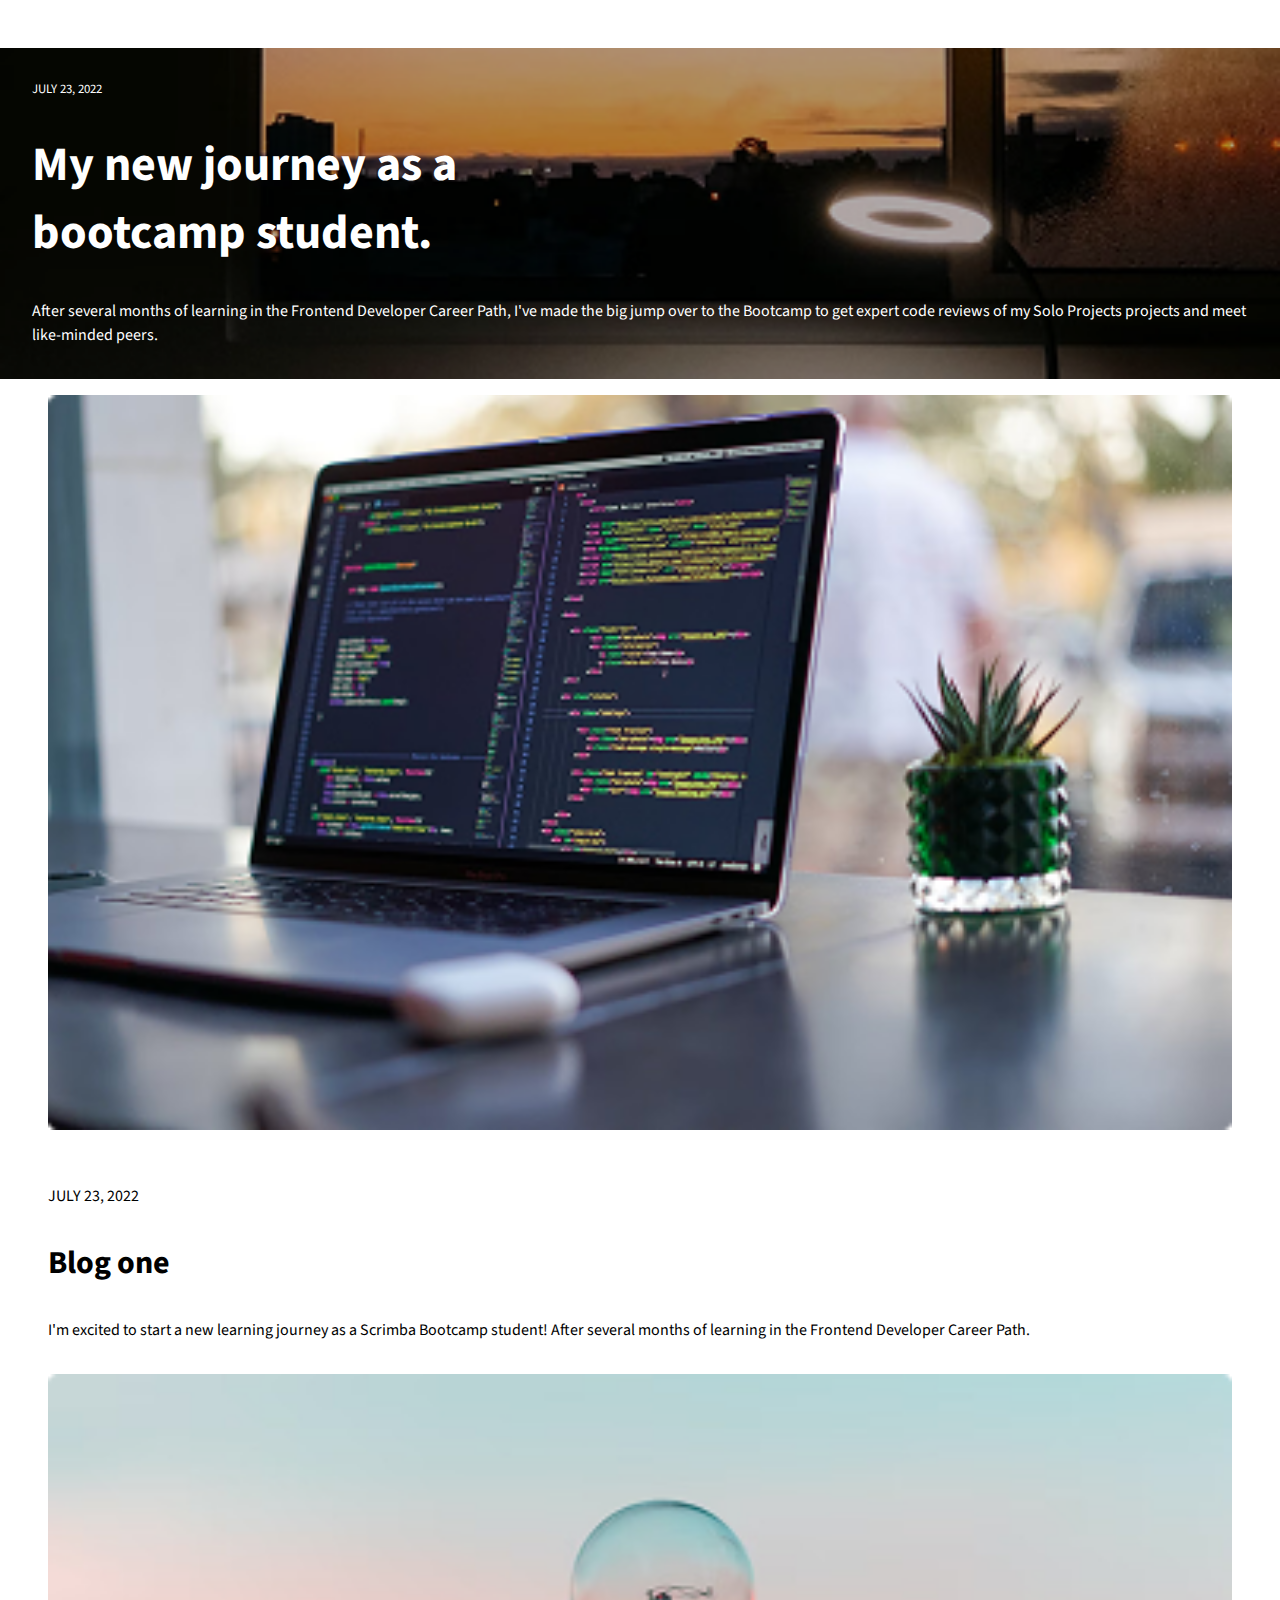
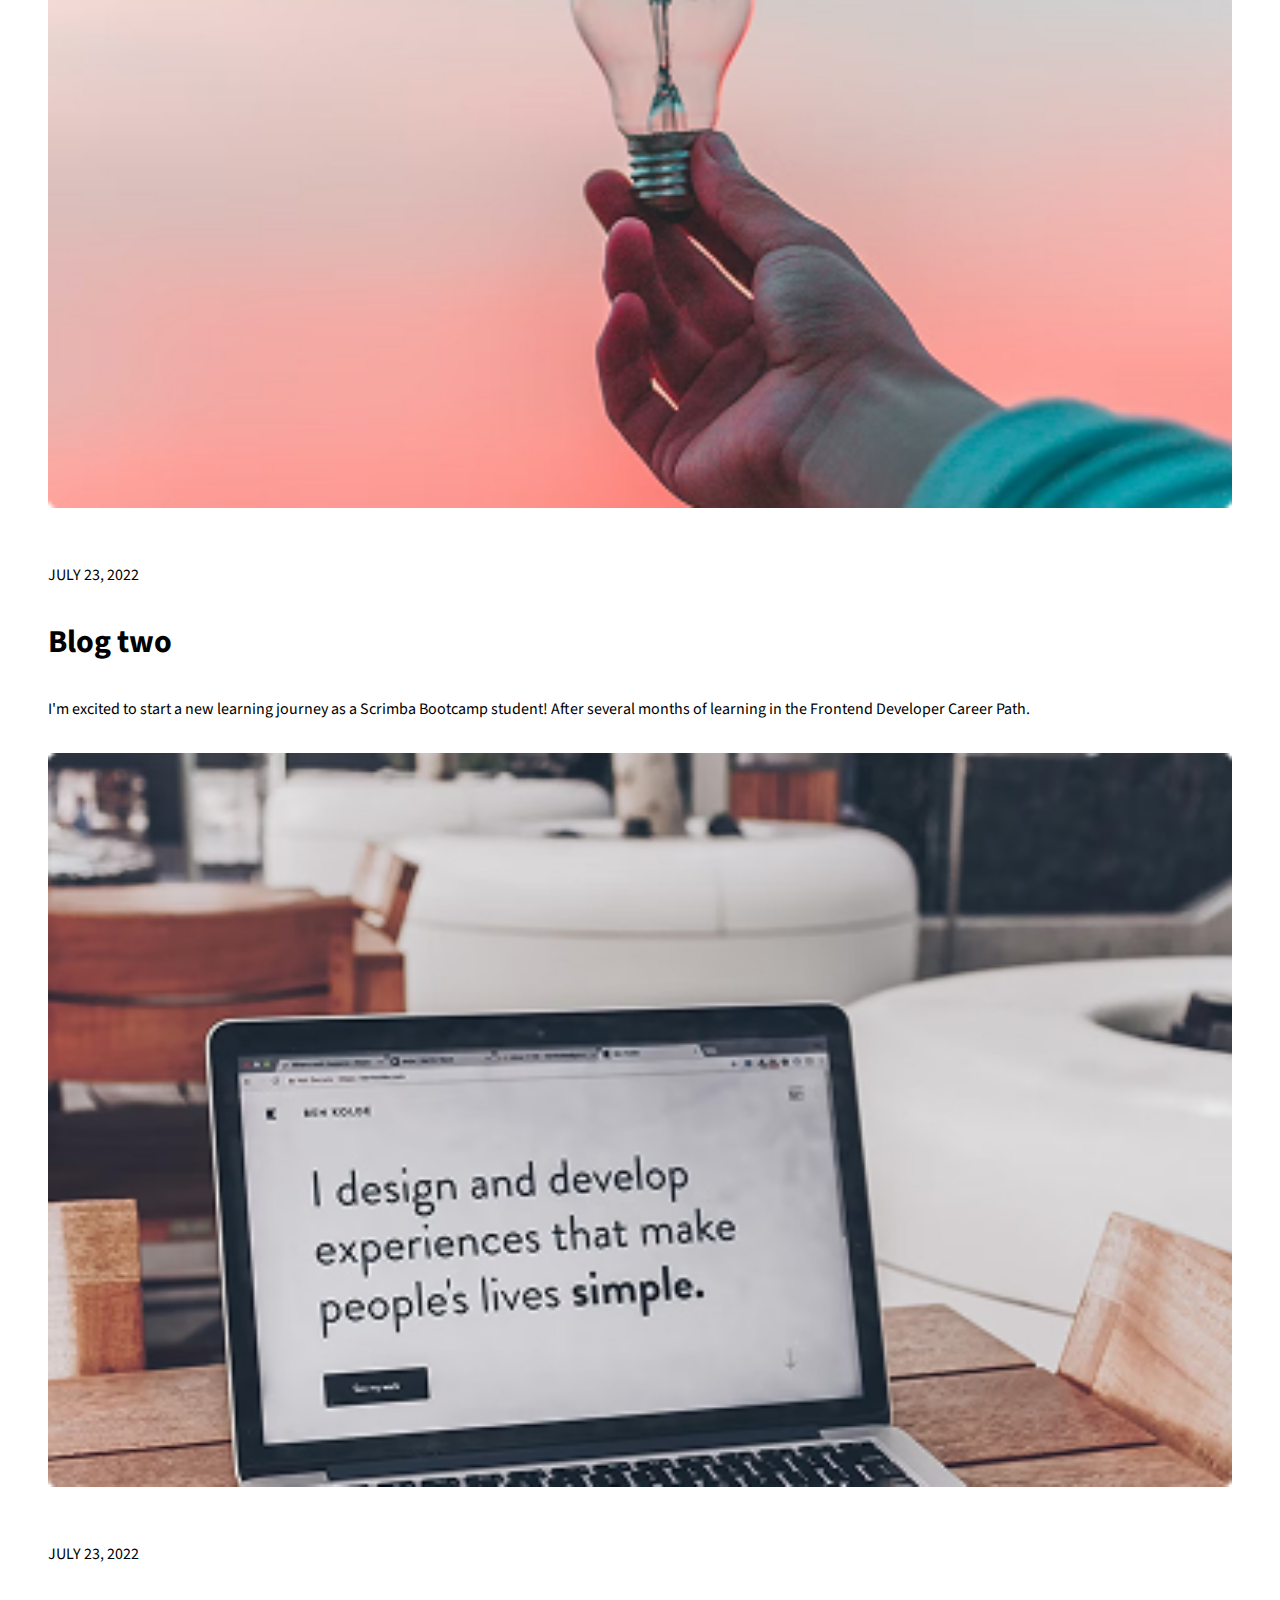
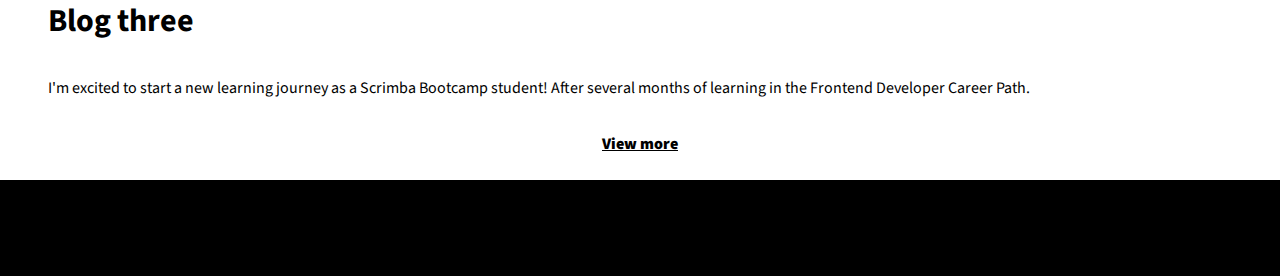
<file: index.html>
<!DOCTYPE html>
<htm>
    <head>
        <title>JOURNAL</title>
        <link href="style.css" rel="stylesheet">
        <link rel="preconnect" href="https://fonts.googleapis.com">
        <link rel="preconnect" href="https://fonts.gstatic.com" crossorigin>
        <link href="https://fonts.googleapis.com/css2?family=Source+Sans+3:ital,wght@0,200..900;1,200..900&display=swap" rel="stylesheet">
    </head>
    <body>
        <header></header>
        <main>
            <div class="head-article headart">
                <p class="head-date">JULY 23, 2022</p>
                <h1>My new journey as a <br>bootcamp student.</h1>
                <p>
                    After several months of learning in the Frontend Developer Career Path, 
                    I've made the big jump over to the Bootcamp to get expert code reviews 
                    of my Solo Projects projects and meet like-minded peers.
                </p>
            </div>

            <div class="grid-item blog1">
                <img src="img/article-image-03.png">
                <p class="article-date">JULY 23, 2022</p>
                <h2>Blog one</h2>
                <p>
                    I'm excited to start a new learning journey as a Scrimba Bootcamp student! 
                    After several months of learning in the Frontend Developer Career Path.
                </p>
            </div>

            <div class="grid-item blog2">
                <img src="img/article-image-02.png">
                <p class="article-date">JULY 23, 2022</p>
                <h2>Blog two</h2>
                <p>
                    I'm excited to start a new learning journey as a Scrimba Bootcamp student! 
                    After several months of learning in the Frontend Developer Career Path.
                </p>
            </div>

            <div class="grid-item blog3">
                <img src="img/article-image-01.png">
                <p class="article-date">JULY 23, 2022</p>
                <h2>Blog three</h2>
                <p>
                    I'm excited to start a new learning journey as a Scrimba Bootcamp student! 
                    After several months of learning in the Frontend Developer Career Path.
                </p>
            </div>

            <p class="view-more" id="view-more">View more</p>

            <div class="grid-item blog4 hidden">
                <img src="img/blog-image-03.png">
                <p class="article-date">JULY 23, 2022</p>
                <h2>Blog four</h2>
                <p>
                    I'm excited to start a new learning journey as a Scrimba Bootcamp student! 
                    After several months of learning in the Frontend Developer Career Path.
                </p>
            </div>

            <div class="grid-item blog5 hidden">
                <img src="img/blog-image-01.png">
                <p class="article-date">JULY 23, 2022</p>
                <h2>Blog five</h2>
                <p>
                    I'm excited to start a new learning journey as a Scrimba Bootcamp student! 
                    After several months of learning in the Frontend Developer Career Path.
                </p>
            </div>

        </main>
        <footer></footer>
    </body>
</htm>
</file>
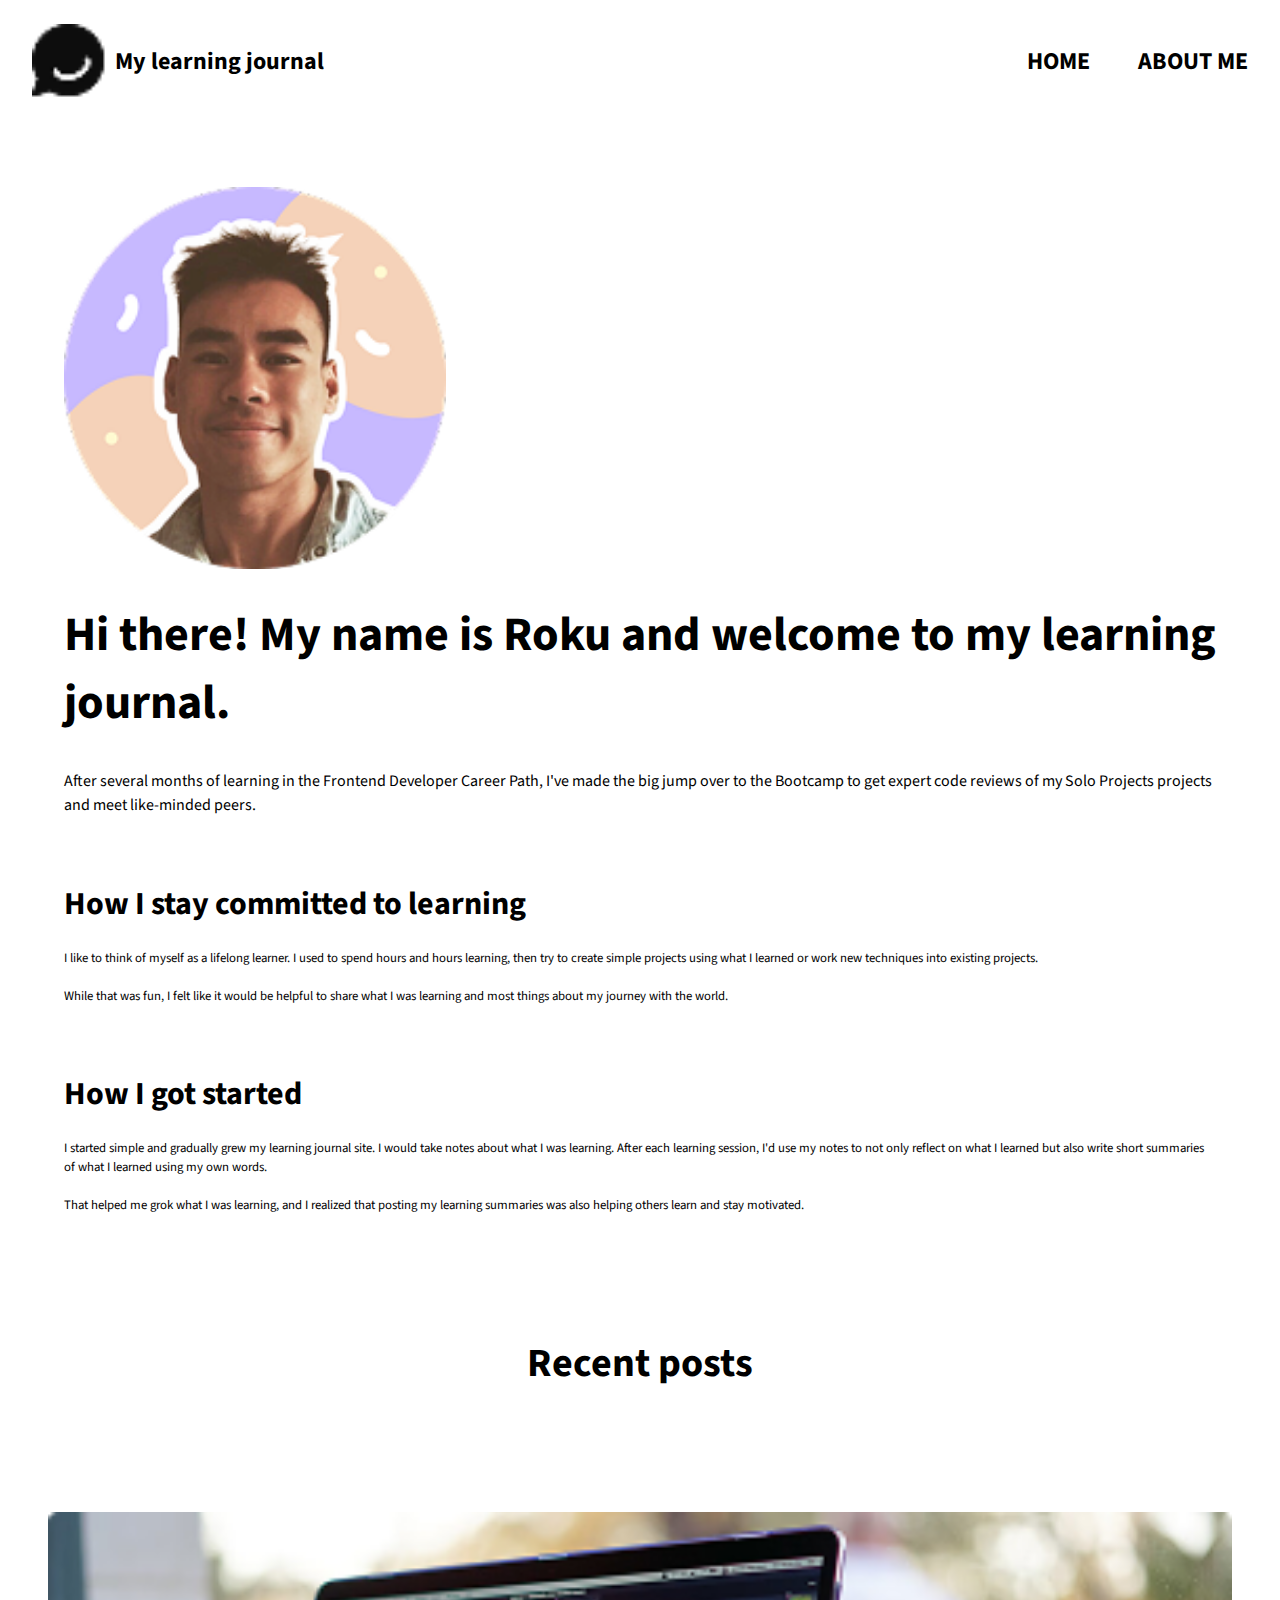
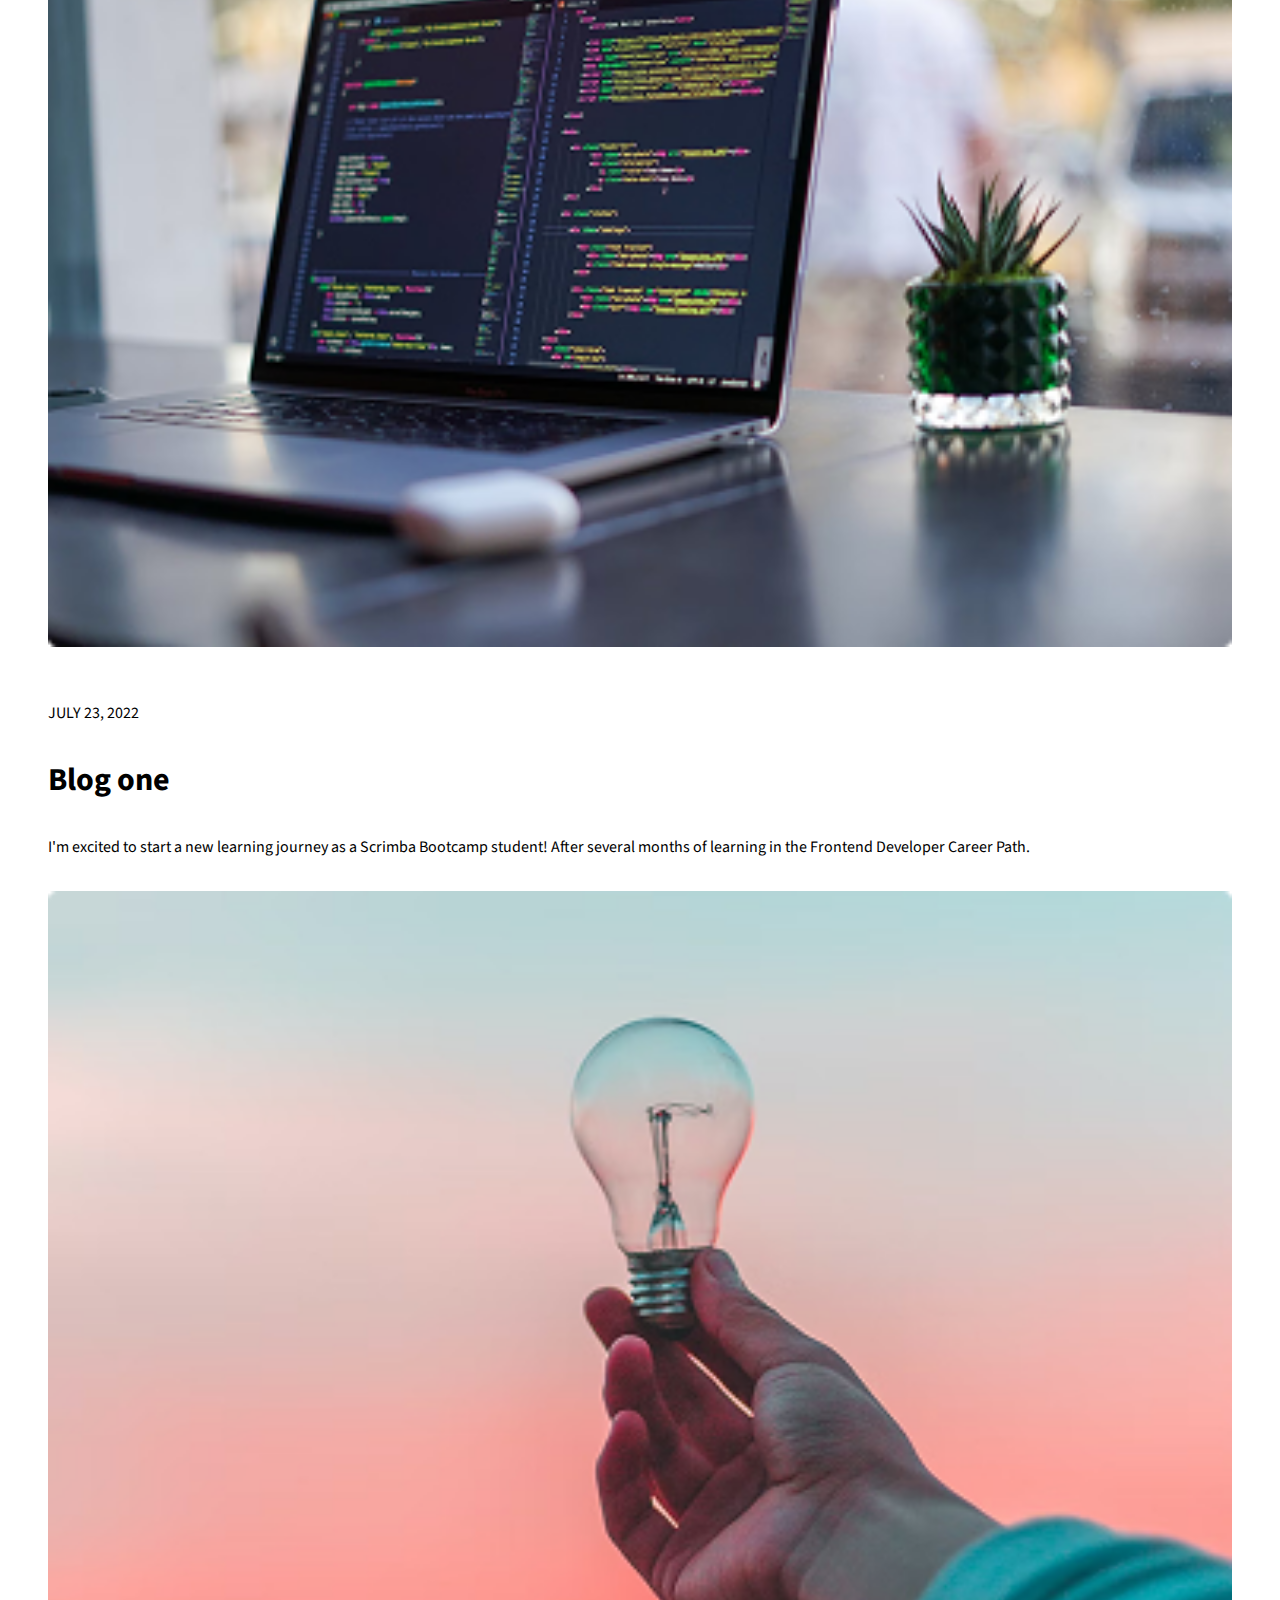
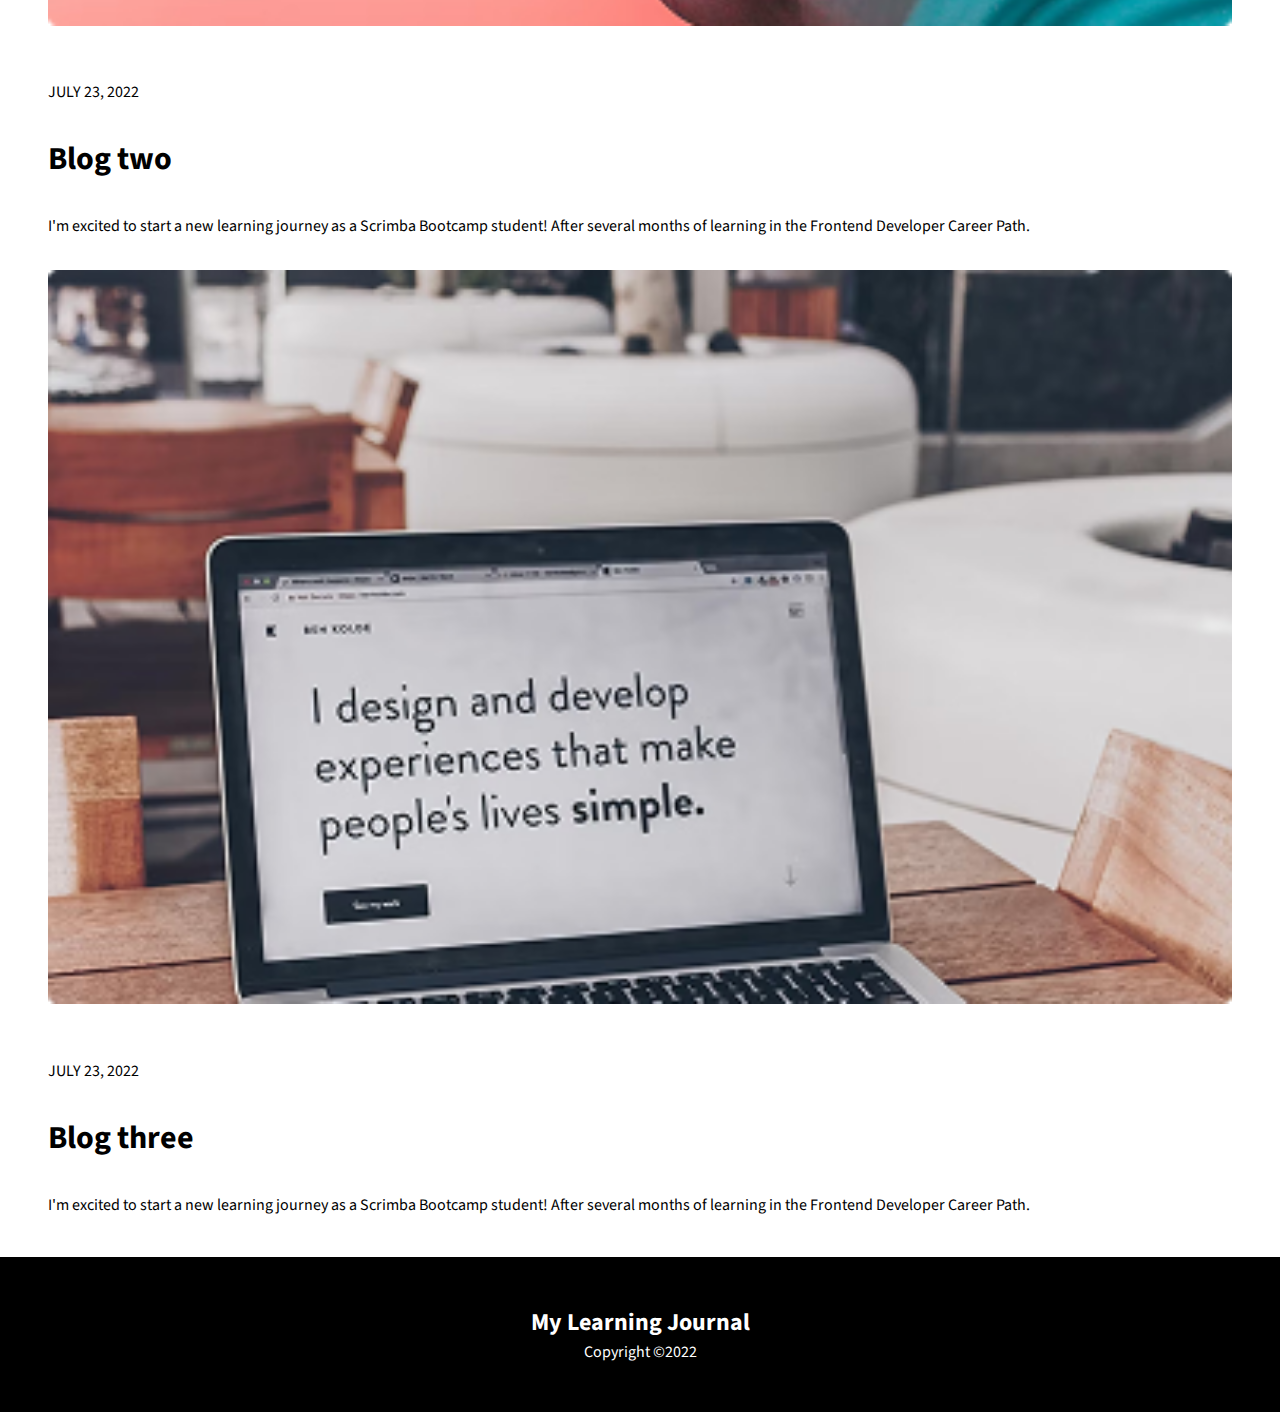
<file: aboutMe.html>
<!DOCTYPE html>
<htm>
    <head>
        <title>JOURNAL</title>
        <link href="style.css" rel="stylesheet">
        <link rel="preconnect" href="https://fonts.googleapis.com">
        <link rel="preconnect" href="https://fonts.gstatic.com" crossorigin>
        <link href="https://fonts.googleapis.com/css2?family=Source+Sans+3:ital,wght@0,200..900;1,200..900&display=swap" rel="stylesheet">
    </head>
    <body>

        <header>
            <a href="index.html">
                <div class="logo-section">
                    <img src="img/image 17 (1).png">
                    <h4>My learning journal</h4>
                </div>
            </a>
            <div class="nav-section">
                <nav>
                    <a href="index.html"><h4>HOME</h4></a>
                    <a href="aboutMe.html"><h4>ABOUT ME</h4></a>
                </nav>
            </div>
        </header>

        <main>

             <div class="main-content">
                <img src="img/image 18.png" class="my-photo">
                <h1>Hi there! My name is Roku and welcome to my learning journal.</h1>
                <p>
                    After several months of learning in the Frontend Developer Career Path, 
                    I've made the big jump over to the Bootcamp to get expert code reviews 
                    of my Solo Projects projects and meet like-minded peers.
                </p>
            </div>

            <section class="how">
                <article>
                    <h2>How I stay committed to learning</h2>
                    <br>
                    <p>
                        I like to think of myself as a lifelong learner. I used to spend hours and hours learning, 
                        then try to create simple projects using what I learned or work new techniques into existing projects.
                        <br><br>
                        While that was fun, I felt like it would be helpful to share what I was learning and most things about 
                        my journey with the world.
                    </p>
                </article>
            </section>

            <section class="how">
                <article>
                    <h2>How I got started</h2>
                    <br>
                    <p>
                       I started simple and gradually grew my learning journal site. 
                       I would take notes about what I was learning. After each learning session, 
                       I'd use my notes to not only reflect on what I learned but also write short summaries of what 
                       I learned using my own words.
                       <br><br>
                       That helped me grok what I was learning, and I realized that posting my 
                       learning summaries was also helping others learn and stay motivated.
                    </p>
                </article>
            </section>

            <h3 class="recent-posts">Recent posts</h3>

            <div class="grid-item blog1">
                <img src="img/article-image-03.png">
                <p class="article-date">JULY 23, 2022</p>
                <h2>Blog one</h2>
                <p>
                    I'm excited to start a new learning journey as a Scrimba Bootcamp student! 
                    After several months of learning in the Frontend Developer Career Path.
                </p>
            </div>

            <div class="grid-item blog2">
                <img src="img/article-image-02.png">
                <p class="article-date">JULY 23, 2022</p>
                <h2>Blog two</h2>
                <p>
                    I'm excited to start a new learning journey as a Scrimba Bootcamp student! 
                    After several months of learning in the Frontend Developer Career Path.
                </p>
            </div>

            <div class="grid-item blog3">
                <img src="img/article-image-01.png">
                <p class="article-date">JULY 23, 2022</p>
                <h2>Blog three</h2>
                <p>
                    I'm excited to start a new learning journey as a Scrimba Bootcamp student! 
                    After several months of learning in the Frontend Developer Career Path.
                </p>
            </div>

        </main>

        <footer class="footer">
            <h4>My Learning Journal</h4>
            <p>Copyright ©2022</p>
        </footer>
        <script src="script.js"></script>
    </body>
</html>
</file>
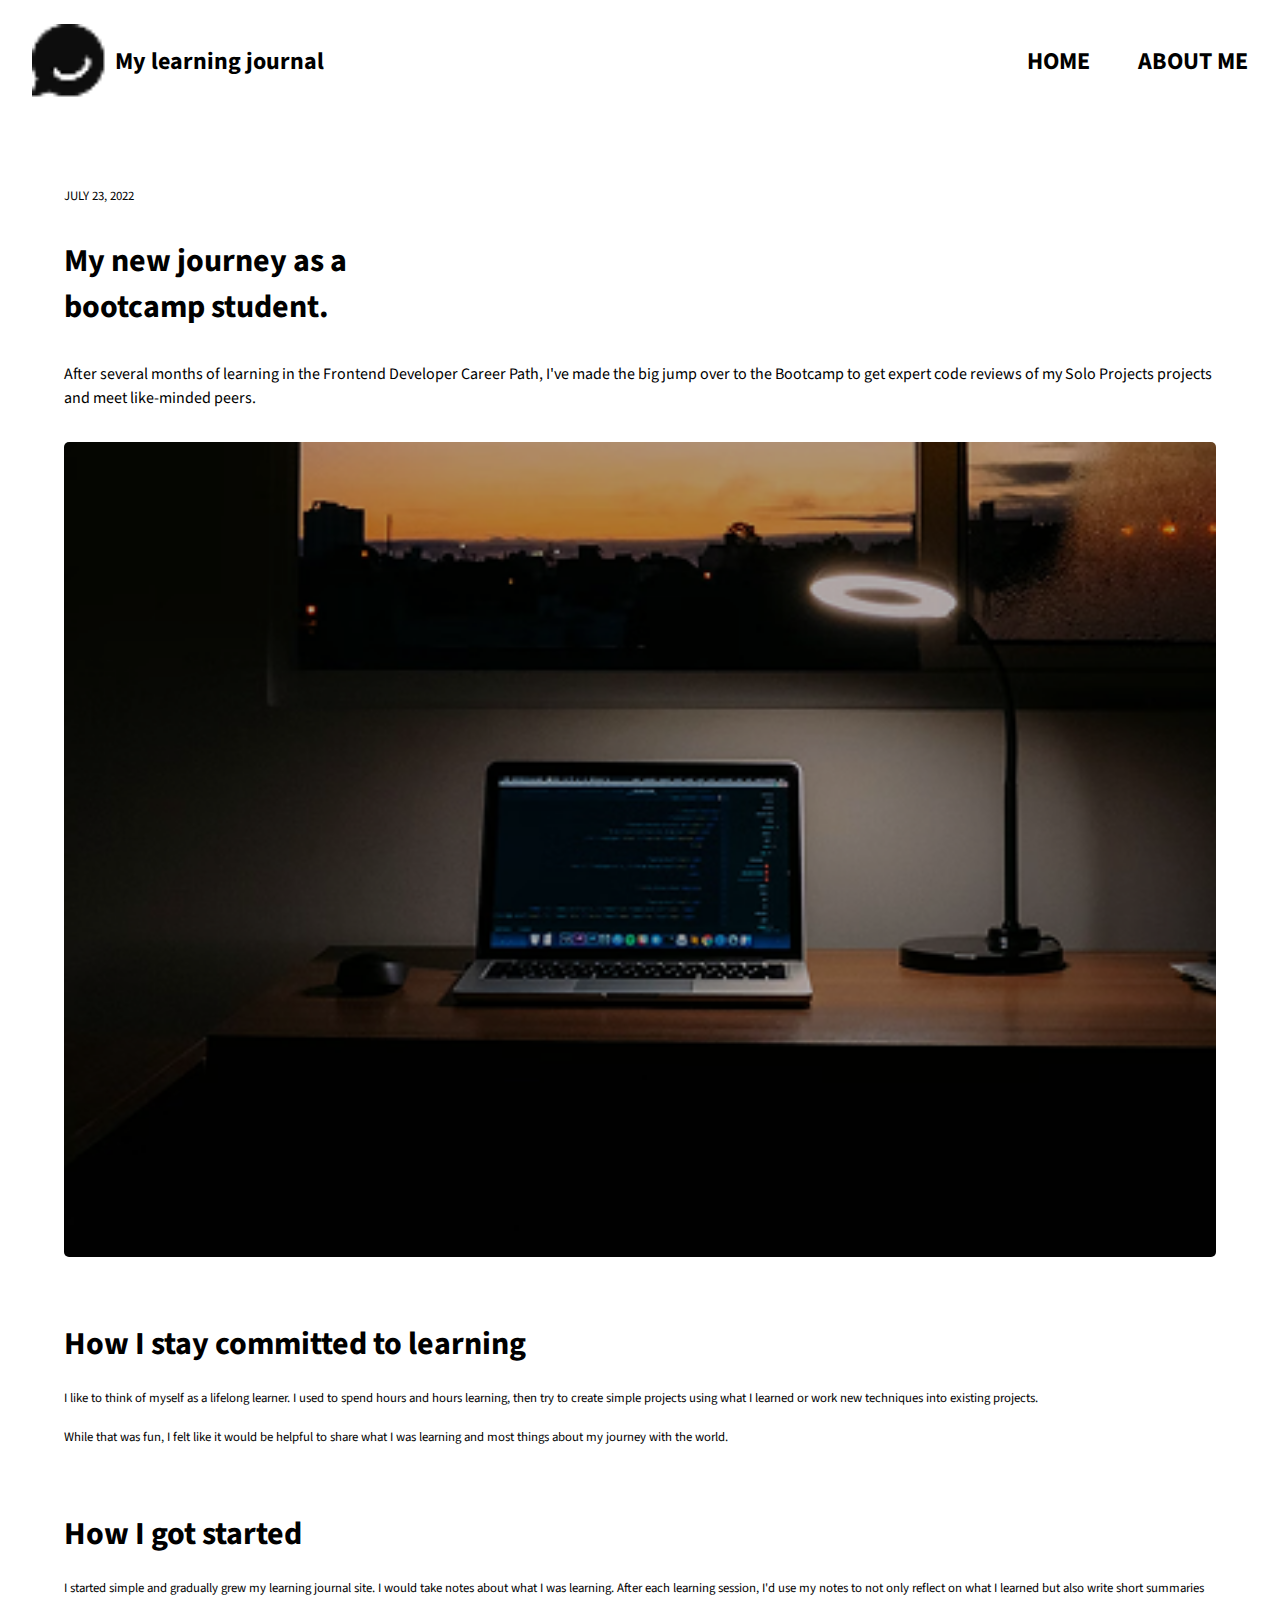
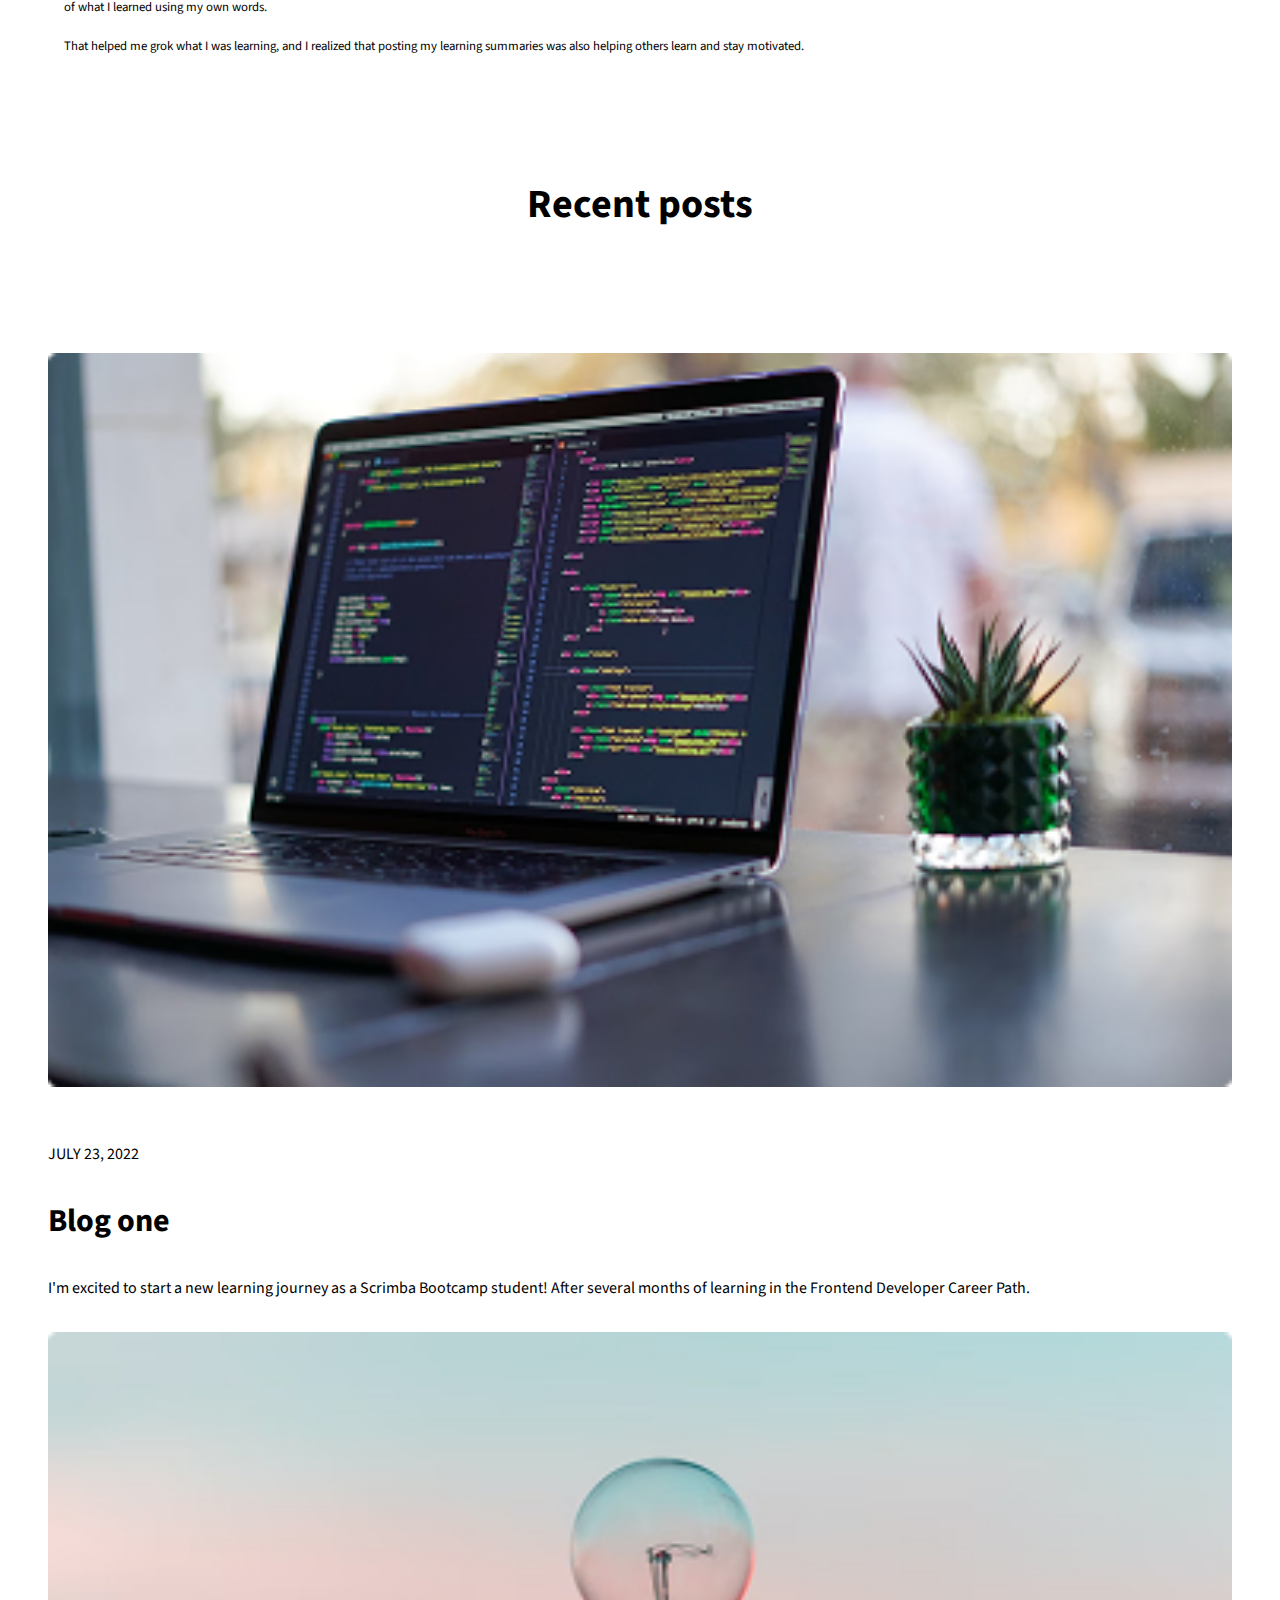
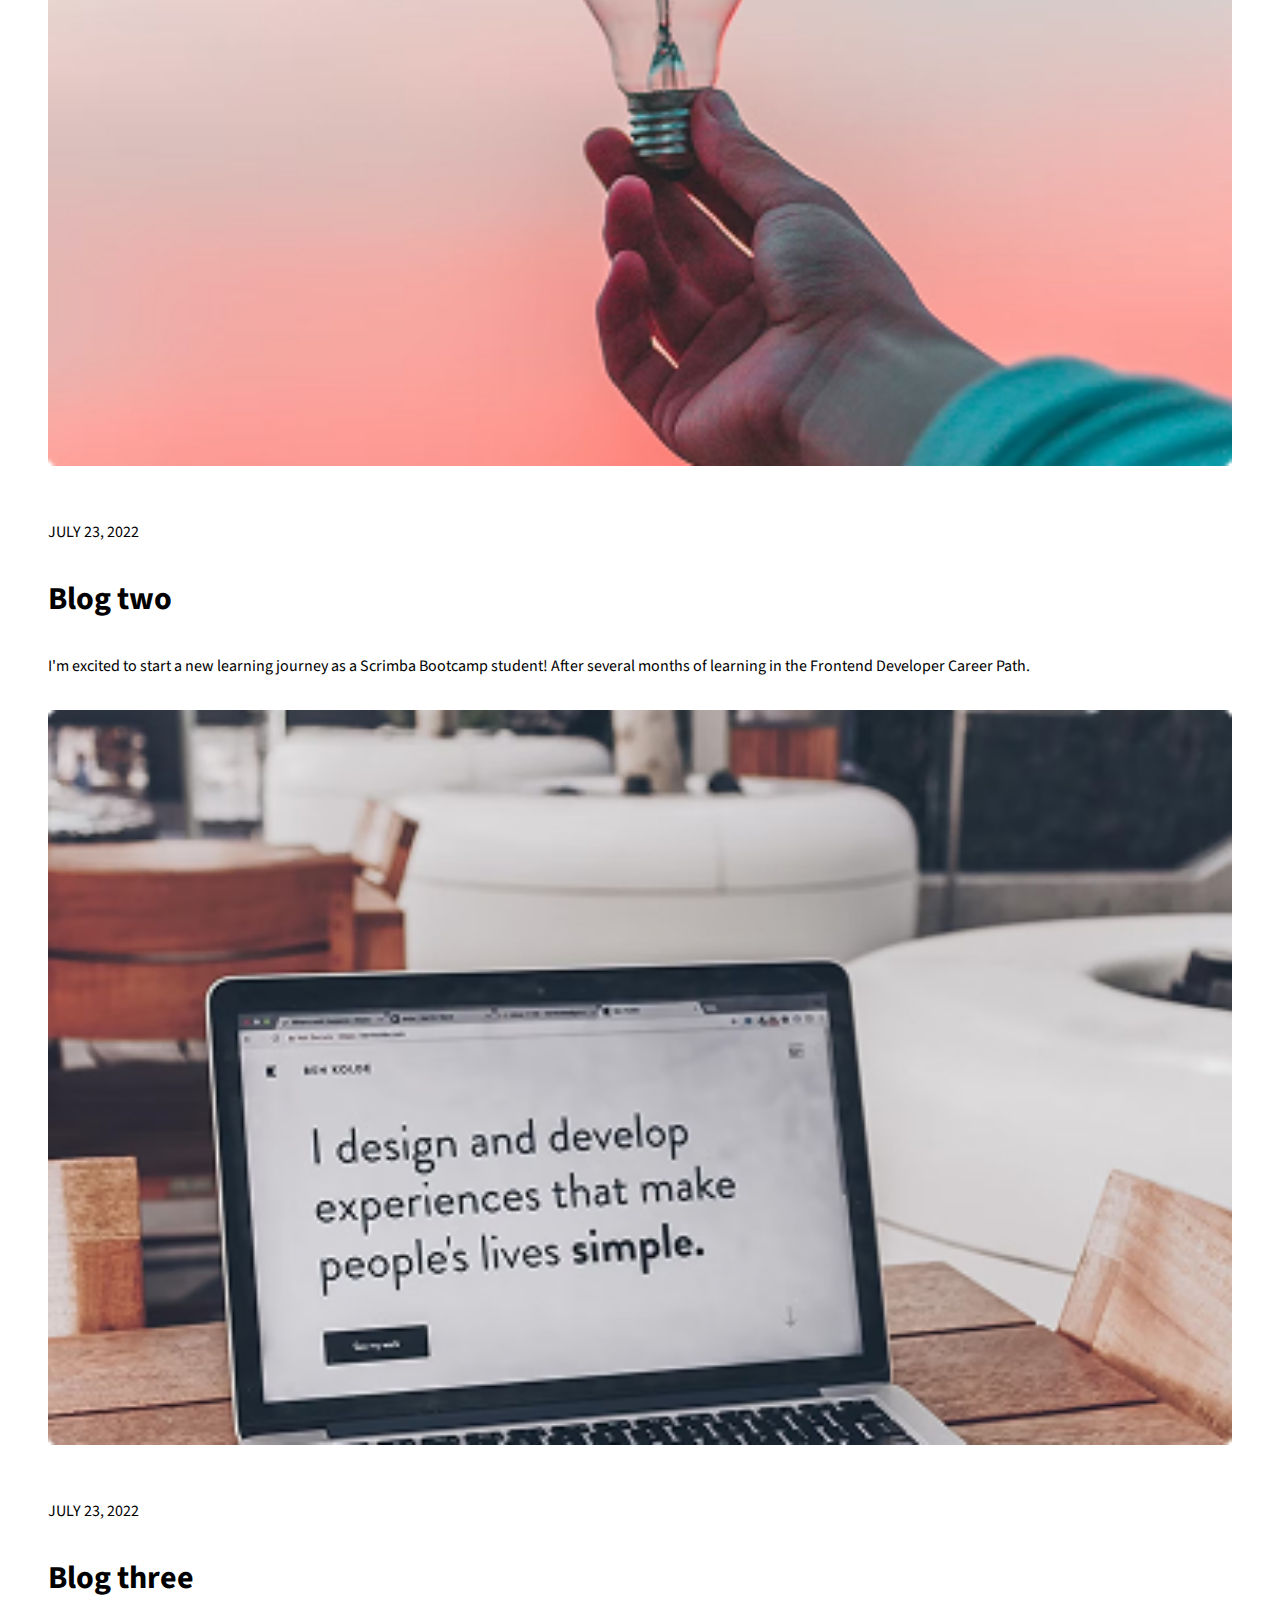
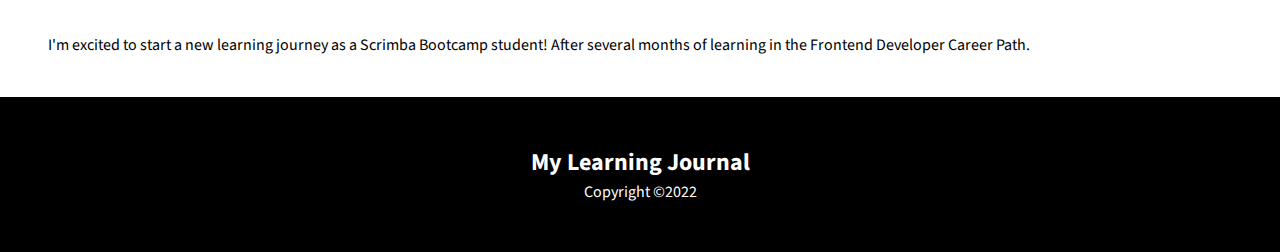
<file: headArticle.html>
<!DOCTYPE html>
<htm>
    <head>
        <title>JOURNAL</title>
        <link href="style.css" rel="stylesheet">
        <link rel="preconnect" href="https://fonts.googleapis.com">
        <link rel="preconnect" href="https://fonts.gstatic.com" crossorigin>
        <link href="https://fonts.googleapis.com/css2?family=Source+Sans+3:ital,wght@0,200..900;1,200..900&display=swap" rel="stylesheet">
    </head>
    <body>

        <header>
            <a href="index.html">
                <div class="logo-section">
                    <img src="img/image 17 (1).png">
                    <h4>My learning journal</h4>
                </div>
            </a>
            <div class="nav-section">
                <nav>
                    <a href="index.html"><h4>HOME</h4></a>
                    <a href="aboutMe.html"><h4>ABOUT ME</h4></a>
                </nav>
            </div>
        </header>

        <main>

            <div class="main-content">
                <p class="head-date">JULY 23, 2022</p>
                <h2>My new journey as a <br>bootcamp student.</h2>
                <p>
                    After several months of learning in the Frontend Developer Career Path, 
                    I've made the big jump over to the Bootcamp to get expert code reviews 
                    of my Solo Projects projects and meet like-minded peers.
                </p>
                <img src="img/article-image-hero.png">
            </div>

            <section class="how">
                <article>
                    <h2>How I stay committed to learning</h2>
                    <br>
                    <p>
                        I like to think of myself as a lifelong learner. I used to spend hours and hours learning, 
                        then try to create simple projects using what I learned or work new techniques into existing projects.
                        <br><br>
                        While that was fun, I felt like it would be helpful to share what I was learning and most things about 
                        my journey with the world.
                    </p>
                </article>
            </section>

            <section class="how">
                <article>
                    <h2>How I got started</h2>
                    <br>
                    <p>
                       I started simple and gradually grew my learning journal site. 
                       I would take notes about what I was learning. After each learning session, 
                       I'd use my notes to not only reflect on what I learned but also write short summaries of what 
                       I learned using my own words.
                       <br><br>
                       That helped me grok what I was learning, and I realized that posting my 
                       learning summaries was also helping others learn and stay motivated.
                    </p>
                </article>
            </section>

            <h3 class="recent-posts">Recent posts</h3>

            <div class="grid-item blog1">
                <img src="img/article-image-03.png">
                <p class="article-date">JULY 23, 2022</p>
                <h2>Blog one</h2>
                <p>
                    I'm excited to start a new learning journey as a Scrimba Bootcamp student! 
                    After several months of learning in the Frontend Developer Career Path.
                </p>
            </div>

            <div class="grid-item blog2">
                <img src="img/article-image-02.png">
                <p class="article-date">JULY 23, 2022</p>
                <h2>Blog two</h2>
                <p>
                    I'm excited to start a new learning journey as a Scrimba Bootcamp student! 
                    After several months of learning in the Frontend Developer Career Path.
                </p>
            </div>

            <div class="grid-item blog3">
                <img src="img/article-image-01.png">
                <p class="article-date">JULY 23, 2022</p>
                <h2>Blog three</h2>
                <p>
                    I'm excited to start a new learning journey as a Scrimba Bootcamp student! 
                    After several months of learning in the Frontend Developer Career Path.
                </p>
            </div>

        </main>

        <footer class="footer">
            <h4>My Learning Journal</h4>
            <p>Copyright ©2022</p>
        </footer>
        <script src="script.js"></script>
    </body>
</html>
</file>
<file: style.css>
/*For all site elements*/

* {
    margin: 0;
    padding: 0;
    box-sizing: border-box;
    font-family: "Source Sans 3", sans-serif;
}

body {
    display: grid;
    grid-template-columns: 1fr;
    grid-template-areas: 
    "header"
    "main"
    "footer";
}

/*HEADER*/

header,
nav,
.logo-section {
    display: flex;
    align-items: center;
}

header {
    justify-content: space-between;
    padding: 1.5em 2em;
}

.logo-section {
    gap: .5em;
}

nav {
    gap: 3em;
}

header img {
    width: 75px;
    height: 75px;
}

/*IndexHTML section LAYOUT */

.index-page {
    display: grid;
    grid-template-columns: 1fr;
    grid-template-rows: 750px;
    gap: 1em;
    grid-template-areas: 
    "headart"
    "blog1"
    "blog2"
    "blog3"
    "view"
    "blog4"
    "blog5";
}

.headart {
    grid-area: headart;
    justify-content: end;
}

.blog1 {
    grid-area: blog1;
}

.blog2 {
    grid-area: blog2;
}

.blog3 {
    grid-area: blog3;
}

.blog4 {
    grid-area: blog4;
}

.blog5 {
    grid-area: blog5;
}

/*Main Section style*/

.grid-item,
.head-article {
    display: flex;
    margin: 1em 3em;
    padding-bottom: 1em;
    gap: 2em;
    flex-direction: column;
}

.head-article {
    background-image: url('./img/article-image-hero.png');
    background-size: cover;
    padding: 2em 2em;
    margin: 0;
    color: white;
}

.head-date {
    margin:0;
}

.article-date {
    margin-top: 1.4em;
}

.view-more {
    text-align: center;
    grid-area: view;
    margin: 1em;
    font-weight: 900;
    text-decoration: underline;
    cursor: pointer;
}

.hidden {
    display: none;
}

/*FOOTER*/

footer {
    display: flex;
    flex-direction: column;
    margin-top: 1.5em;
    padding: 3em 0;
    background: black;
    color: white;
    text-align: center;
}

/*FONTS*/
h1 {
    font-size: 5rem;
}

h2 {
    font-size: 4rem;
}

h4 {
    font-size: 2rem;
}

p {
    font-size: 2rem;
    line-height: 1.5;
}

.head-date {
    font-size: 2rem;
}

.recent-posts {
    font-size: 2.5rem;
}

article p {
    font-size: .8rem;
}

/*LINKS*/

a {
    text-decoration: none;
    color: black;
}

#head-link {
    color: white;
}

#head-link:hover {
    
    text-decoration: underline;
}

/*ARTICLE*/

.main-content,
.how {
    display: flex;
    padding-top: 4em;
    margin: 0 auto;
    width: 90%;
    flex-direction: column;
    gap: 2em;
}

.main-content img {
    border-radius: 5px;
}

.recent-posts {
    text-align: center;
    margin: 3em 0;
}

/*ABOUT ME*/

.my-photo{
    display: block;
    width: 382px;
    height: 382px;
}

/*MEDIA QUERY*/

@media (min-width: 1024px) {
    .index-page {
    grid-template-columns: repeat(3,minmax(250px,1fr));
    grid-template-rows: 750px;
    gap: 1em;
    grid-template-areas: 
    "headart headart headart"
    ". . ."
    ". . ."
    ". . ."
    ". . ."
    "blog1 blog2 blog3"
    "blog4 blog5 ."
    ". view .";
    }
    h1 {
    font-size: 3rem;
    }

    h2 {
        font-size: 2rem;
    }

    h4 {
        font-size: 1.5rem;
    }

    p {
        font-size: 1rem;
        line-height: 1.5;
    }

    .head-date {
        font-size: .8rem;
    }

    .recent-posts {
        font-size: 2.5rem;
    }

    article p {
        font-size: .8rem;
    }

}
</file>
